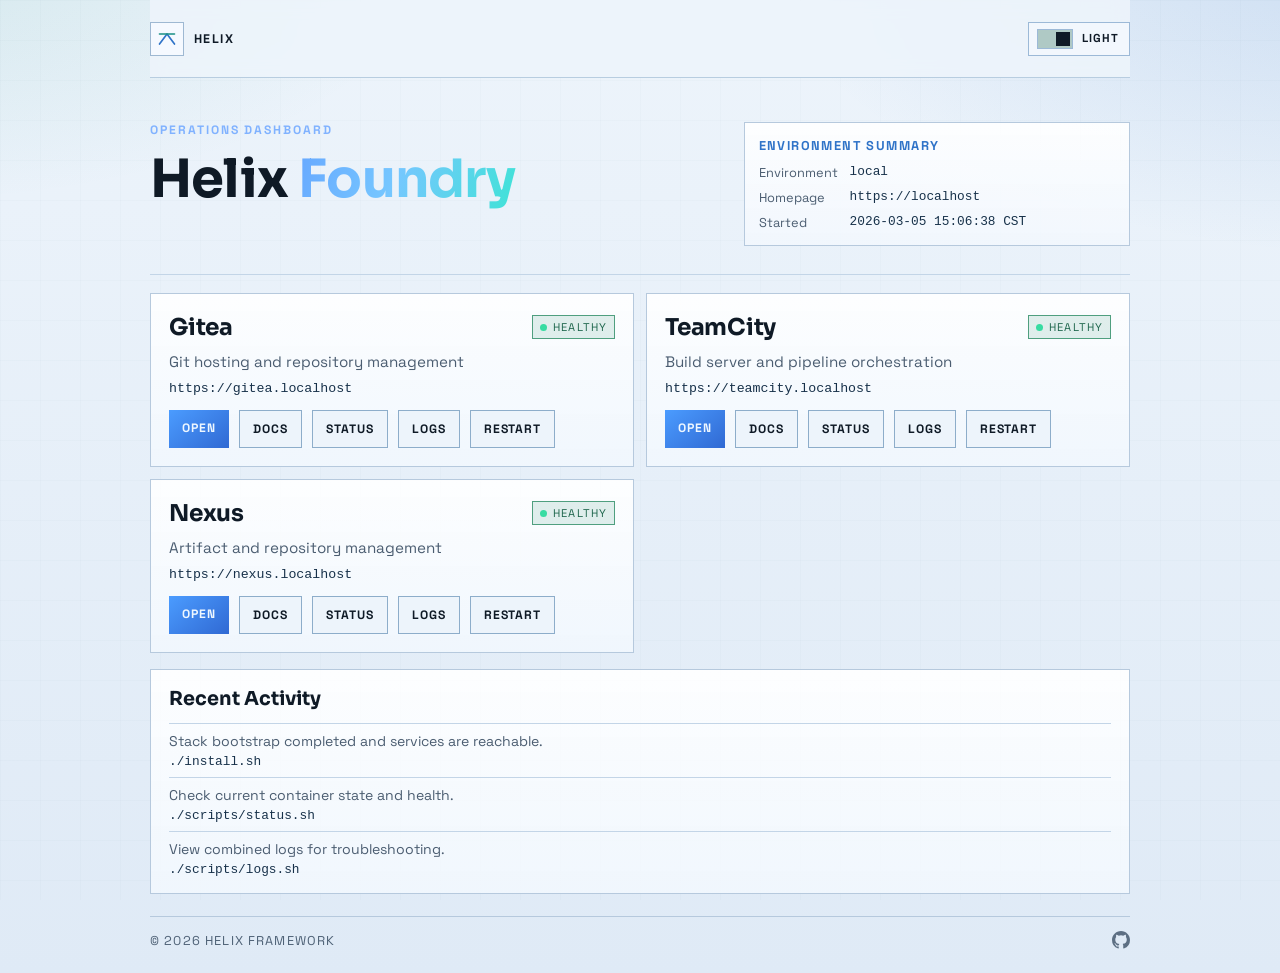
<file: homepage/index.html>
<!doctype html>
<html lang="en">
  <head>
    <meta charset="UTF-8" />
    <meta name="viewport" content="width=device-width, initial-scale=1.0" />
    <title>Self-Hosted CI/CD</title>
    <link rel="preconnect" href="https://fonts.googleapis.com" />
    <link rel="preconnect" href="https://fonts.gstatic.com" crossorigin />
    <link
      href="https://fonts.googleapis.com/css2?family=Space+Grotesk:wght@400;500;700&family=Sora:wght@500;700&display=swap"
      rel="stylesheet"
    />
    <style>
      :root {
        --bg: #050b14;
        --bg-end: #040911;
        --bg-glow-1: rgba(78, 157, 255, 0.2);
        --bg-glow-2: rgba(41, 215, 202, 0.12);
        --grid-line: rgba(149, 185, 221, 0.15);
        --ink: #ecf4ff;
        --muted: #9ab0c6;
        --line: #24445f;
        --blue: #4e9dff;
        --teal: #29d7ca;
        --topbar-bg: rgba(5, 11, 20, 0.88);
        --topbar-border: rgba(54, 90, 120, 0.45);
        --panel-bg: linear-gradient(180deg, rgba(16, 41, 64, 0.56), rgba(9, 21, 33, 0.45));
        --logo-bg: #10263b;
        --logo-border: #335c81;
        --control-bg: #10263b;
        --control-border: #355f85;
        --section-border: rgba(48, 79, 107, 0.5);
        --accent-soft: #8cbcff;
        --code: #d5e9fb;
        --subtle-line: #2d506f;
        --footer-ink: #89a4bf;
        --badge-ok-text: #b9efd9;
        --badge-ok-border: #2f7a5e;
        --badge-ok-bg: rgba(34, 103, 78, 0.3);
        --btn-secondary-bg: #112940;
        --btn-secondary-border: #3c648a;
        --font-display: "Sora", sans-serif;
        --font-body: "Space Grotesk", sans-serif;
      }

      [data-theme="light"] {
        --bg: #edf4fb;
        --bg-end: #dfeaf6;
        --bg-glow-1: rgba(47, 115, 200, 0.2);
        --bg-glow-2: rgba(25, 143, 132, 0.12);
        --grid-line: rgba(72, 102, 132, 0.14);
        --ink: #0f1a26;
        --muted: #4b5d71;
        --line: #b6c9dd;
        --blue: #2f73c8;
        --teal: #198f84;
        --topbar-bg: rgba(237, 244, 251, 0.88);
        --topbar-border: #b8cde0;
        --panel-bg: linear-gradient(180deg, rgba(255, 255, 255, 0.9), rgba(241, 247, 253, 0.92));
        --logo-bg: #f5f9ff;
        --logo-border: #9eb8d2;
        --control-bg: #f2f7fd;
        --control-border: #9cb9d7;
        --section-border: #c3d5e7;
        --accent-soft: #2f73c8;
        --code: #17314a;
        --subtle-line: #c3d5e7;
        --footer-ink: #4f6277;
        --badge-ok-text: #1f674e;
        --badge-ok-border: #4f9f7f;
        --badge-ok-bg: rgba(29, 133, 97, 0.12);
        --btn-secondary-bg: #edf4fb;
        --btn-secondary-border: #8dadca;
      }

      * {
        box-sizing: border-box;
      }

      html,
      body {
        margin: 0;
        padding: 0;
      }

      body {
        font-family: var(--font-body);
        min-height: 100vh;
        color: var(--ink);
        background:
          radial-gradient(1100px 560px at 110% -8%, var(--bg-glow-1), transparent 60%),
          radial-gradient(900px 420px at -8% -5%, var(--bg-glow-2), transparent 60%),
          linear-gradient(180deg, var(--bg) 0%, var(--bg-end) 100%);
      }

      body::before {
        content: "";
        position: fixed;
        inset: 0;
        z-index: 0;
        pointer-events: none;
        opacity: 0.15;
        background-image:
          linear-gradient(to right, var(--grid-line) 1px, transparent 1px),
          linear-gradient(to bottom, var(--grid-line) 1px, transparent 1px);
        background-size: 40px 40px;
      }

      .wrap {
        width: min(980px, calc(100% - 44px));
        margin: 0 auto;
        position: relative;
        z-index: 1;
      }

      .topbar {
        height: 78px;
        display: flex;
        align-items: center;
        justify-content: space-between;
        border-bottom: 1px solid var(--topbar-border);
        position: sticky;
        top: 0;
        backdrop-filter: blur(8px);
        background: var(--topbar-bg);
      }

      .brand {
        color: var(--ink);
        text-decoration: none;
        display: inline-flex;
        align-items: center;
        gap: 10px;
        font-size: 0.78rem;
        text-transform: uppercase;
        letter-spacing: 0.12em;
        font-weight: 700;
      }

      .logo {
        width: 34px;
        height: 34px;
        border: 1px solid var(--logo-border);
        background: var(--logo-bg);
        display: grid;
        place-items: center;
      }

      .top-actions {
        display: inline-flex;
        align-items: center;
        gap: 8px;
      }

      .logo svg {
        width: 20px;
        height: 20px;
        fill: none;
        stroke-linecap: round;
        stroke-linejoin: round;
      }

      .logo .a {
        stroke: var(--blue);
        stroke-width: 2;
      }

      .logo .b {
        stroke: var(--teal);
        stroke-width: 2;
      }

      .top-link {
        color: var(--ink);
        text-decoration: none;
        font-size: 0.76rem;
        text-transform: uppercase;
        letter-spacing: 0.1em;
        border: 1px solid var(--control-border);
        background: var(--control-bg);
        padding: 9px 12px;
      }

      .theme-toggle {
        color: var(--ink);
        border: 1px solid var(--control-border);
        background: var(--control-bg);
        font: 700 0.72rem var(--font-body);
        text-transform: uppercase;
        letter-spacing: 0.08em;
        padding: 6px 10px 6px 8px;
        min-width: 102px;
        display: inline-flex;
        align-items: center;
        justify-content: space-between;
        gap: 8px;
        cursor: pointer;
      }

      .switch-track {
        width: 36px;
        height: 20px;
        border: 1px solid var(--control-border);
        background: rgba(0, 0, 0, 0.15);
        display: inline-flex;
        align-items: center;
        padding: 2px;
        transition: background 160ms ease;
      }

      .switch-thumb {
        width: 14px;
        height: 14px;
        background: var(--ink);
        transition: transform 160ms ease;
      }

      .theme-toggle[data-theme="light"] .switch-track {
        background: rgba(34, 103, 78, 0.32);
      }

      .theme-toggle[data-theme="light"] .switch-thumb {
        transform: translateX(16px);
      }

      .switch-label {
        line-height: 1;
      }

      .hero {
        padding: 44px 0 28px;
        border-bottom: 1px solid var(--section-border);
        display: grid;
        grid-template-columns: 1.2fr 0.8fr;
        gap: 14px;
        align-items: start;
      }

      .eyebrow {
        margin: 0 0 12px;
        color: #80b2ff;
        font-size: 0.76rem;
        text-transform: uppercase;
        letter-spacing: 0.16em;
        font-weight: 700;
      }

      h1 {
        margin: 0;
        font-family: var(--font-display);
        font-size: clamp(2rem, 5vw, 3.3rem);
        line-height: 1.1;
        letter-spacing: -0.015em;
        text-wrap: balance;
      }

      .title-accent {
        background: linear-gradient(110deg, #67a8ff 0%, #76c7ff 45%, #3fe3d6 100%);
        -webkit-background-clip: text;
        background-clip: text;
        color: transparent;
      }

      .lead {
        margin: 12px 0 0;
        color: var(--muted);
        font-size: 0.95rem;
        line-height: 1.55;
        max-width: 54ch;
      }

      .hero-panel {
        border: 1px solid var(--line);
        background: var(--panel-bg);
        padding: 14px;
      }

      .hero-panel h2 {
        margin: 0 0 10px;
        font-size: 0.8rem;
        text-transform: uppercase;
        letter-spacing: 0.11em;
        color: var(--accent-soft);
      }

      .kv {
        display: grid;
        grid-template-columns: auto 1fr;
        gap: 8px 12px;
        margin: 0;
      }

      .kv dt {
        color: var(--muted);
        font-size: 0.8rem;
      }

      .kv dd {
        margin: 0;
        color: var(--code);
        font-family: ui-monospace, SFMono-Regular, Menlo, monospace;
        font-size: 0.8rem;
      }

      .badge {
        display: inline-flex;
        align-items: center;
        gap: 6px;
        font-size: 0.7rem;
        text-transform: uppercase;
        letter-spacing: 0.1em;
        border: 1px solid var(--control-border);
        padding: 4px 7px;
      }

      .badge::before {
        content: "";
        width: 7px;
        height: 7px;
        border-radius: 50%;
      }

      .badge.ok {
        color: var(--badge-ok-text);
        border-color: var(--badge-ok-border);
        background: var(--badge-ok-bg);
      }

      .badge.ok::before {
        background: #37dca2;
      }

      .services {
        margin: 18px 0 16px;
        display: grid;
        grid-template-columns: repeat(2, minmax(0, 1fr));
        gap: 12px;
      }

      .card {
        border: 1px solid var(--line);
        background: var(--panel-bg);
        padding: 18px;
        display: flex;
        flex-direction: column;
        gap: 10px;
      }

      .card h2 {
        margin: 0;
        font-family: var(--font-display);
        font-size: 1.45rem;
        letter-spacing: -0.01em;
      }

      .card-head {
        display: flex;
        align-items: center;
        justify-content: space-between;
        gap: 10px;
      }

      .meta {
        margin: 0;
        color: var(--muted);
        font-size: 0.95rem;
      }

      .url {
        margin: 0;
        color: var(--code);
        font-family: ui-monospace, SFMono-Regular, Menlo, monospace;
        font-size: 0.83rem;
      }

      .actions {
        margin-top: 4px;
        display: flex;
        gap: 10px;
        flex-wrap: wrap;
      }

      .btn {
        text-decoration: none;
        text-transform: uppercase;
        letter-spacing: 0.08em;
        font-size: 0.76rem;
        font-weight: 700;
        padding: 10px 13px;
        transition: transform 140ms ease;
        border: 0;
        font-family: var(--font-body);
        cursor: pointer;
      }

      .btn:hover {
        transform: translateY(-2px);
      }

      .btn.primary {
        color: #eef7ff;
        background: linear-gradient(140deg, #4b9cff, #3069d3);
      }

      .btn.secondary {
        color: var(--ink);
        border: 1px solid var(--btn-secondary-border);
        background: var(--btn-secondary-bg);
      }

      .activity {
        border: 1px solid var(--line);
        background: var(--panel-bg);
        padding: 16px 18px;
        margin: 0 0 22px;
      }

      .activity h2 {
        margin: 0;
        font-family: var(--font-display);
        font-size: 1.2rem;
      }

      .activity-list {
        margin: 12px 0 0;
        padding: 0;
        list-style: none;
        display: grid;
        gap: 8px;
      }

      .activity-list li {
        border-top: 1px solid var(--subtle-line);
        padding-top: 8px;
        display: grid;
        gap: 4px;
      }

      .activity-list p {
        margin: 0;
        color: var(--muted);
        font-size: 0.88rem;
      }

      .cmd {
        font-family: ui-monospace, SFMono-Regular, Menlo, monospace;
        color: var(--code);
        font-size: 0.8rem;
      }

      .footer {
        border-top: 1px solid var(--line);
        padding: 14px 0 24px;
        display: grid;
        grid-template-columns: 1fr auto;
        align-items: center;
        gap: 8px;
        color: var(--footer-ink);
        font-size: 0.8rem;
        text-transform: uppercase;
        letter-spacing: 0.09em;
      }

      .footer a {
        color: inherit;
        text-decoration: none;
      }

      .github-link {
        width: 18px;
        height: 18px;
        display: inline-flex;
        align-items: center;
        justify-content: center;
      }

      .github-link svg {
        width: 18px;
        height: 18px;
        fill: currentColor;
        opacity: 0.9;
      }

      .github-link:hover svg {
        opacity: 1;
      }

      .footer > :first-child {
        justify-self: start;
      }

      .footer > :last-child {
        justify-self: end;
      }

      @media (max-width: 640px) {
        .topbar {
          height: 70px;
        }

        .brand > span:last-child {
          display: none;
        }

        .hero {
          grid-template-columns: 1fr;
        }

        .services {
          grid-template-columns: 1fr;
        }

        .footer {
          grid-template-columns: 1fr;
        }

        .footer > :first-child,
        .footer > :last-child {
          justify-self: start;
        }
      }
    </style>
  </head>
  <body>
    <div class="wrap">
      <header class="topbar">
        <a class="brand" href="https://localhost">
          <span class="logo" aria-hidden="true">
            <svg viewBox="0 0 24 24">
              <path class="a" d="M3 18L12 6l9 12" />
              <path class="b" d="M3 6h18" />
            </svg>
          </span>
          <span>Helix</span>
        </a>
        <div class="top-actions">
          <button class="theme-toggle" id="theme-toggle" type="button" aria-label="Toggle color mode">
            <span class="switch-track" aria-hidden="true"><span class="switch-thumb"></span></span>
            <span class="switch-label" id="theme-toggle-label">Dark</span>
          </button>
        </div>
      </header>

      <main class="hero">
        <article>
          <p class="eyebrow">Operations Dashboard</p>
          <h1>Helix <span class="title-accent">Foundry</span></h1>
        </article>
        <aside class="hero-panel" aria-label="Environment Summary">
          <h2>Environment Summary</h2>
          <dl class="kv">
            <dt>Environment</dt>
            <dd>local</dd>
            <dt>Homepage</dt>
            <dd>https://localhost</dd>
            <dt>Started</dt>
            <dd>2026-03-05 15:06:38 CST</dd>
          </dl>
        </aside>
      </main>

      <section class="services" aria-label="Services">
        <article class="card">
          <div class="card-head">
            <h2>Gitea</h2>
            <span class="badge ok">Healthy</span>
          </div>
          <p class="meta">Git hosting and repository management</p>
          <p class="url">https://gitea.localhost</p>
          <div class="actions">
            <a class="btn primary" href="https://gitea.localhost" target="_blank" rel="noopener noreferrer">Open</a>
            <a class="btn secondary" href="https://docs.gitea.com/" target="_blank" rel="noopener noreferrer">Docs</a>
            <button class="btn secondary" type="button" data-copy="docker compose ps gitea">Status</button>
            <button class="btn secondary" type="button" data-copy="docker compose logs -f gitea">Logs</button>
            <button class="btn secondary" type="button" data-copy="docker compose restart gitea">Restart</button>
          </div>
        </article>
        <article class="card">
          <div class="card-head">
            <h2>TeamCity</h2>
            <span class="badge ok">Healthy</span>
          </div>
          <p class="meta">Build server and pipeline orchestration</p>
          <p class="url">https://teamcity.localhost</p>
          <div class="actions">
            <a class="btn primary" href="https://teamcity.localhost" target="_blank" rel="noopener noreferrer">Open</a>
            <a class="btn secondary" href="https://www.jetbrains.com/help/teamcity/" target="_blank" rel="noopener noreferrer">Docs</a>
            <button class="btn secondary" type="button" data-copy="docker compose ps teamcity-server">Status</button>
            <button class="btn secondary" type="button" data-copy="docker compose logs -f teamcity-server">Logs</button>
            <button class="btn secondary" type="button" data-copy="docker compose restart teamcity-server">Restart</button>
          </div>
        </article>
        <article class="card">
          <div class="card-head">
            <h2>Nexus</h2>
            <span class="badge ok">Healthy</span>
          </div>
          <p class="meta">Artifact and repository management</p>
          <p class="url">https://nexus.localhost</p>
          <div class="actions">
            <a class="btn primary" href="https://nexus.localhost" target="_blank" rel="noopener noreferrer">Open</a>
            <a class="btn secondary" href="https://help.sonatype.com/en/nexus-repository-manager.html" target="_blank" rel="noopener noreferrer">Docs</a>
            <button class="btn secondary" type="button" data-copy="docker compose ps nexus">Status</button>
            <button class="btn secondary" type="button" data-copy="docker compose logs -f nexus">Logs</button>
            <button class="btn secondary" type="button" data-copy="docker compose restart nexus">Restart</button>
          </div>
        </article>
      </section>

      <section class="activity" aria-label="Recent Activity">
        <h2>Recent Activity</h2>
        <ul class="activity-list">
          <li>
            <p>Stack bootstrap completed and services are reachable.</p>
            <span class="cmd">./install.sh</span>
          </li>
          <li>
            <p>Check current container state and health.</p>
            <span class="cmd">./scripts/status.sh</span>
          </li>
          <li>
            <p>View combined logs for troubleshooting.</p>
            <span class="cmd">./scripts/logs.sh</span>
          </li>
        </ul>
      </section>

      <footer class="footer">
        <span>&copy; 2026 Helix Framework</span>
        <a class="github-link" href="https://github.com/helixframework/foundry" aria-label="Foundry on GitHub" target="_blank" rel="noopener noreferrer">
          <svg viewBox="0 0 16 16" role="img" focusable="false" aria-hidden="true">
            <path d="M8 0C3.58 0 0 3.58 0 8a8 8 0 0 0 5.47 7.59c.4.07.55-.17.55-.38 0-.19-.01-.82-.01-1.49-2.01.37-2.53-.49-2.69-.94-.09-.23-.48-.94-.82-1.13-.28-.15-.68-.52 0-.53.63-.01 1.08.58 1.23.82.72 1.21 1.87.87 2.33.66.07-.52.28-.87.5-1.07-1.78-.2-3.64-.89-3.64-3.95 0-.87.31-1.59.82-2.15-.08-.2-.36-1.02.08-2.12 0 0 .67-.21 2.2.82a7.53 7.53 0 0 1 4 0c1.53-1.04 2.2-.82 2.2-.82.44 1.1.16 1.92.08 2.12.51.56.82 1.27.82 2.15 0 3.07-1.87 3.75-3.65 3.95.29.25.54.73.54 1.48 0 1.07-.01 1.93-.01 2.2 0 .21.15.46.55.38A8 8 0 0 0 16 8c0-4.42-3.58-8-8-8Z"></path>
          </svg>
        </a>
      </footer>
    </div>
    <script>
      (function () {
        var key = "foundry-theme";
        var root = document.documentElement;
        var toggle = document.getElementById("theme-toggle");
        var label = document.getElementById("theme-toggle-label");
        if (!toggle) return;

        function applyTheme(theme) {
          root.setAttribute("data-theme", theme);
          toggle.setAttribute("aria-checked", theme === "light" ? "true" : "false");
          toggle.setAttribute("data-theme", theme);
          if (label) label.textContent = theme === "dark" ? "Dark" : "Light";
        }

        var stored = localStorage.getItem(key);
        var preferred = window.matchMedia && window.matchMedia("(prefers-color-scheme: light)").matches
          ? "light"
          : "dark";
        applyTheme(stored || preferred);

        toggle.addEventListener("click", function () {
          var next = root.getAttribute("data-theme") === "dark" ? "light" : "dark";
          applyTheme(next);
          localStorage.setItem(key, next);
        });

        var copyButtons = document.querySelectorAll("[data-copy]");
        copyButtons.forEach(function (button) {
          button.addEventListener("click", function () {
            var command = button.getAttribute("data-copy");
            navigator.clipboard.writeText(command);
          });
        });
      })();
    </script>
  </body>
</html>
</file>
